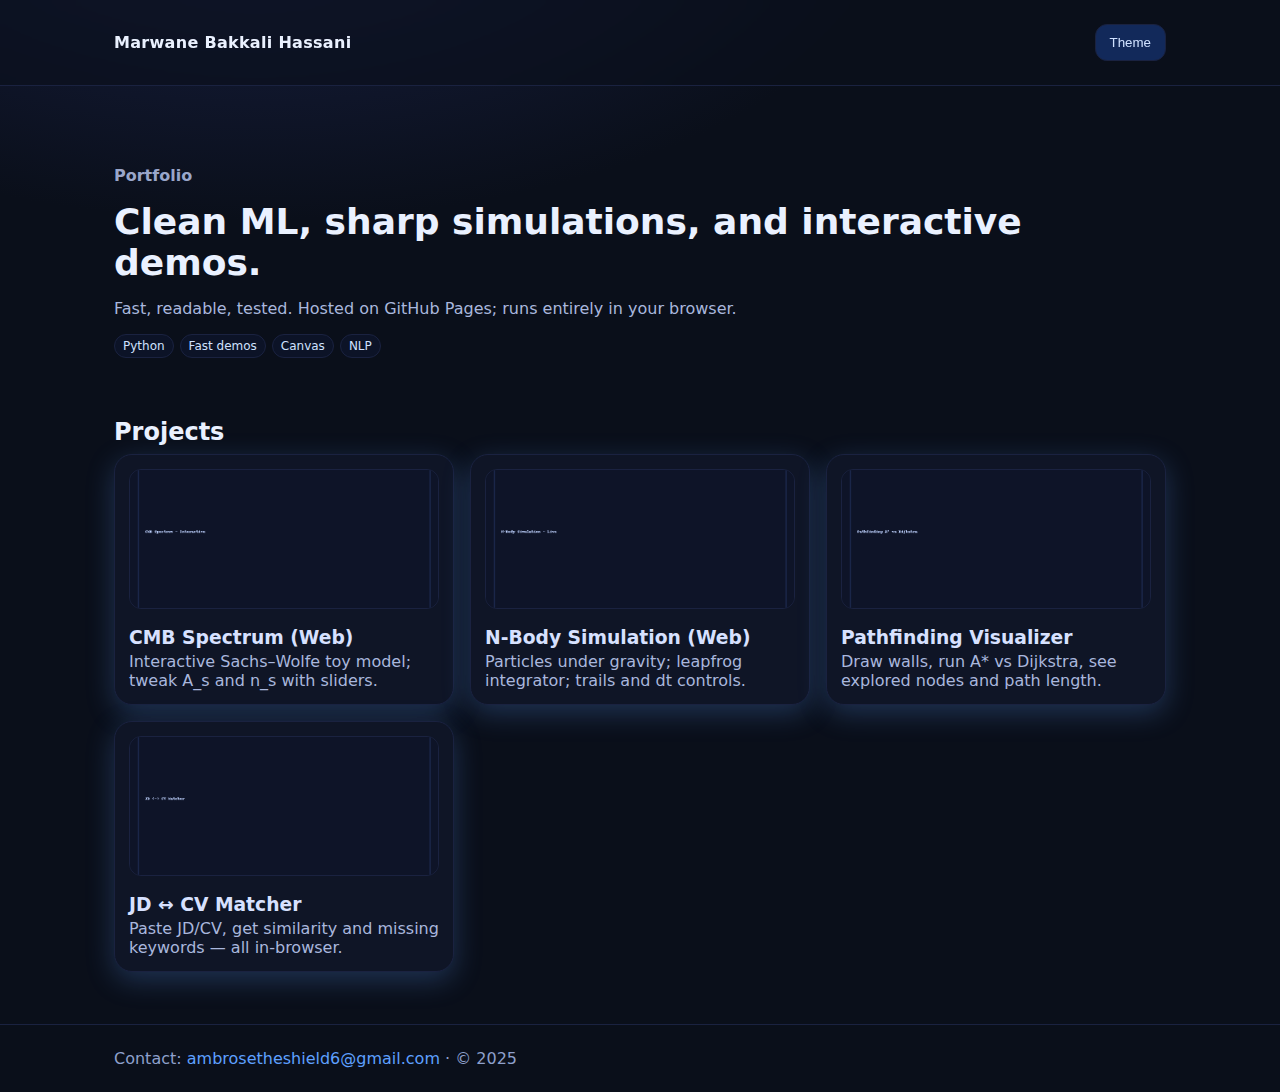
<file: index.html>
<!doctype html>
<html lang="en">
<head>
  <meta charset="utf-8"><meta name="viewport" content="width=device-width, initial-scale=1">
  <title>Marwane Bakkali Hassani — Portfolio</title>
  <meta name="description" content="Clean ML, simulations, and interactive demos.">
  <meta name="theme-color" content="#0a0f1a">
  <link rel="manifest" href="manifest.json">
  <meta property="og:title" content="Marwane — Portfolio">
  <meta property="og:description" content="Clean ML, simulations, and interactive demos.">
  <meta property="og:type" content="website">
  <meta property="og:image" content="assets/images/thumb_nbody.png">
  <meta name="twitter:card" content="summary_large_image">
  <link rel="stylesheet" href="assets/css/style.css">
  <script>try{if(localStorage.getItem('theme')==='light')document.documentElement.classList.add('light')}catch(e){}</script>
</head>
<body>
<a class="skip" href="#main">Skip to content</a>
<header class="nav">
  <div class="container">
    <div class="brand">Marwane Bakkali Hassani</div>
    <div class="nav-actions">
      <button id="theme" class="btn" aria-label="Toggle theme">Theme</button>
    </div>
  </div>
</header>

<section class="hero container" id="main">
  <p class="kicker">Portfolio</p>
  <h1>Clean ML, sharp simulations, and interactive demos.</h1>
  <p>Fast, readable, tested. Hosted on GitHub Pages; runs entirely in your browser.</p>
  <div>
    <span class="badge">Python</span><span class="badge">Fast demos</span><span class="badge">Canvas</span><span class="badge">NLP</span>
  </div>
</section>

<section class="container">
  <h2>Projects</h2>
  <div class="grid">
    <a class="card" href="projects/cmb_web/index.html">
      <img src="assets/images/thumb_cmb.png" alt="CMB Spectrum">
      <h3>CMB Spectrum (Web)</h3>
      <p>Interactive Sachs–Wolfe toy model; tweak A_s and n_s with sliders.</p>
    </a>
    <a class="card" href="projects/nbody_web/index.html">
      <img src="assets/images/thumb_nbody.png" alt="N‑Body">
      <h3>N‑Body Simulation (Web)</h3>
      <p>Particles under gravity; leapfrog integrator; trails and dt controls.</p>
    </a>
    <a class="card" href="projects/pathfinding/index.html">
      <img src="assets/images/thumb_path.png" alt="Pathfinding">
      <h3>Pathfinding Visualizer</h3>
      <p>Draw walls, run A* vs Dijkstra, see explored nodes and path length.</p>
    </a>
    <a class="card" href="projects/jd_cv/index.html">
      <img src="assets/images/thumb_jd.png" alt="JD CV">
      <h3>JD ↔ CV Matcher</h3>
      <p>Paste JD/CV, get similarity and missing keywords — all in-browser.</p>
    </a>
  </div>
</section>

<footer>
  <div class="container">
    Contact: <a href="mailto:ambrosetheshield6@gmail.com">ambrosetheshield6@gmail.com</a> · © 2025
  </div>
</footer>

<script>
document.getElementById('theme').onclick = ()=>{
  const root=document.documentElement;
  root.classList.toggle('light');
  localStorage.setItem('theme', root.classList.contains('light')?'light':'dark');
};
if('serviceWorker' in navigator){ navigator.serviceWorker.register('sw.js').catch(()=>{}); }
</script>
</body>
</html>
</file>
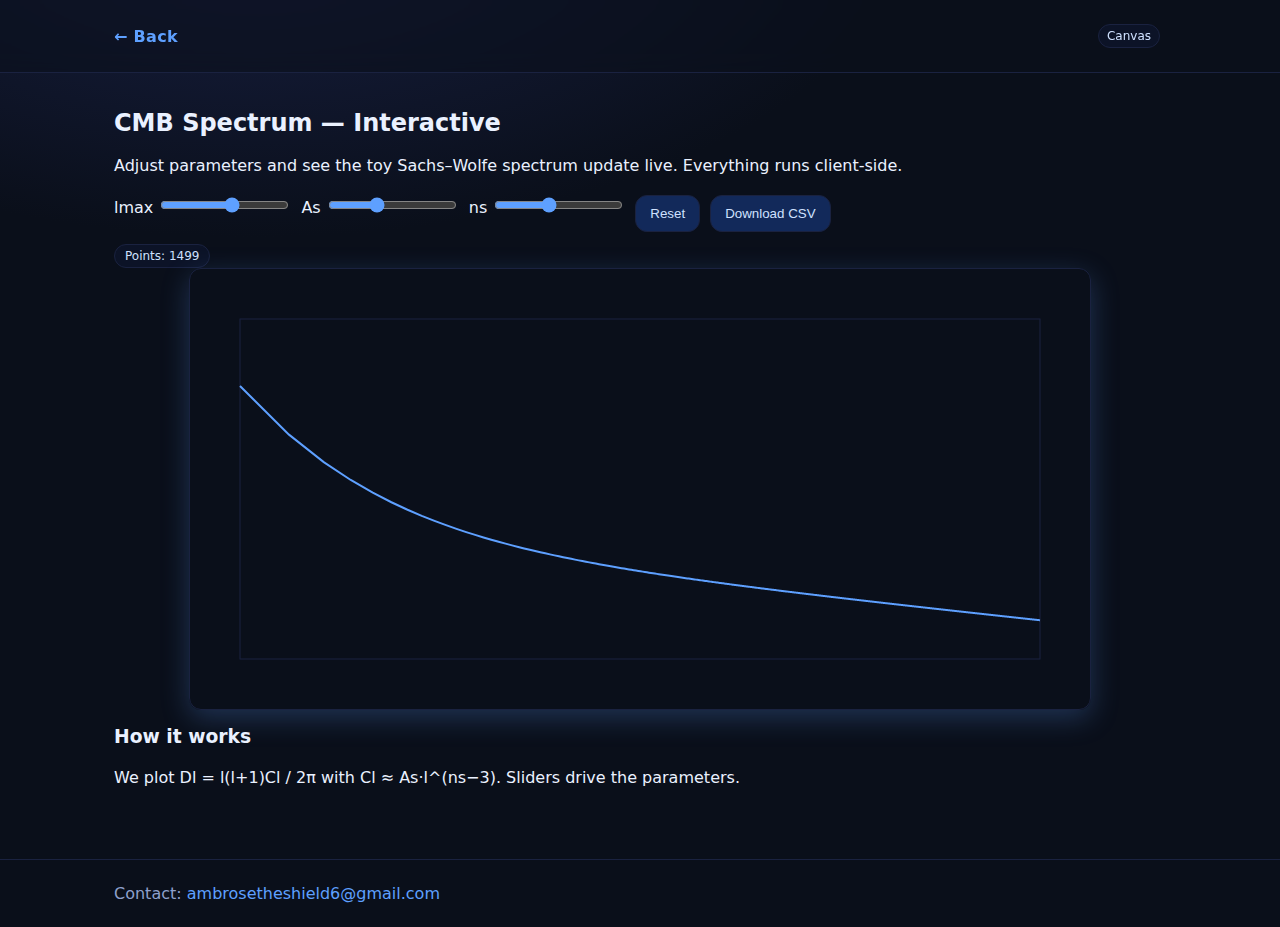
<file: projects/cmb_web/index.html>
<!doctype html><html lang="en"><head>
<meta charset="utf-8"><meta name="viewport" content="width=device-width, initial-scale=1">
<title>CMB Spectrum — Interactive</title>
<link rel="stylesheet" href="../../assets/css/style.css">
</head><body>
<header class="nav"><div class="container"><a class="brand" href="../../index.html">← Back</a><div class="badge">Canvas</div></div></header>
<section class="container prose">
  <h2>CMB Spectrum — Interactive</h2>
  <p>Adjust parameters and see the toy Sachs–Wolfe spectrum update live. Everything runs client‑side.</p>
  <div class="controls">
    <label>lmax <input id="lmax" type="range" min="200" max="2500" value="1500"></label>
    <label>As <input id="As" type="range" min="1.0e-9" max="4.0e-9" step="1.0e-10" value="2.1e-9"></label>
    <label>ns <input id="ns" type="range" min="0.8" max="1.2" step="0.005" value="0.965"></label>
    <button class="btn" id="reset">Reset</button>
    <button class="btn" id="csv">Download CSV</button>
  </div>
  <div class="kpi">Points: <span id="kPoints">0</span></div>
  <div class="center"><canvas id="plot" width="900" height="440" class="img-frame"></canvas></div>
  <h3>How it works</h3>
  <p>We plot Dl = l(l+1)Cl / 2π with Cl ≈ As·l^(ns−3). Sliders drive the parameters.</p>
</section>
<footer><div class="container">Contact: <a href="mailto:ambrosetheshield6@gmail.com">ambrosetheshield6@gmail.com</a></div></footer>
<script>
const cv=document.getElementById('plot'),ctx=cv.getContext('2d');
const lmaxEl=document.getElementById('lmax'), AsEl=document.getElementById('As'), nsEl=document.getElementById('ns');
const kPoints=document.getElementById('kPoints');
document.getElementById('reset').onclick=()=>{lmaxEl.value=1500;AsEl.value=2.1e-9;nsEl.value=0.965;draw()};
function cl(ell,As,ns){return As*Math.pow(Math.max(ell,1), ns-3.0)}
function compute(){
  const lmax=+lmaxEl.value, As=+AsEl.value, ns=+nsEl.value;
  const ell=Array.from({length:lmax-1},(_,i)=>i+2);
  const Dl=ell.map(l=> l*(l+1)*cl(l,As,ns)/(2*Math.PI));
  kPoints.textContent = Dl.length;
  return {ell,Dl,As,ns}
}
function draw(){
  const {ell,Dl}=compute();
  ctx.clearRect(0,0,cv.width,cv.height);
  const pad=50,w=cv.width-2*pad,h=cv.height-2*pad;
  ctx.strokeStyle='#1a2240';ctx.lineWidth=1;ctx.strokeRect(pad,pad,w,h);
  const xmin=ell[0],xmax=ell[ell.length-1];
  const vals=Dl.filter(x=>x>0); const ymin=Math.min(...vals)*0.9, ymax=Math.max(...vals)*1.2;
  const lx=x=>pad+(Math.log10(x)-Math.log10(xmin))/(Math.log10(xmax)-Math.log10(xmin))*w;
  const ly=y=>pad+(1-(Math.log10(y)-Math.log10(ymin))/(Math.log10(ymax)-Math.log10(ymin)))*h;
  ctx.beginPath();ctx.strokeStyle='#5ea0ff';ctx.lineWidth=2;
  for(let i=0;i<ell.length;i++){const x=lx(ell[i]),y=ly(Dl[i]); if(i===0)ctx.moveTo(x,y); else ctx.lineTo(x,y);} ctx.stroke();
}
[lmaxEl,AsEl,nsEl].forEach(el=>el.addEventListener('input',draw)); draw();
document.getElementById('csv').onclick=()=>{
  const {ell,Dl}=compute();
  let csv='ell,Dl\\n'; for(let i=0;i<ell.length;i++) csv+=ell[i]+','+Dl[i]+'\\n';
  const blob=new Blob([csv],{type:'text/csv'}); const url=URL.createObjectURL(blob);
  const a=document.createElement('a'); a.href=url; a.download='cmb_spectrum.csv'; a.click(); URL.revokeObjectURL(url);
};
</script>
</body></html>
</file>
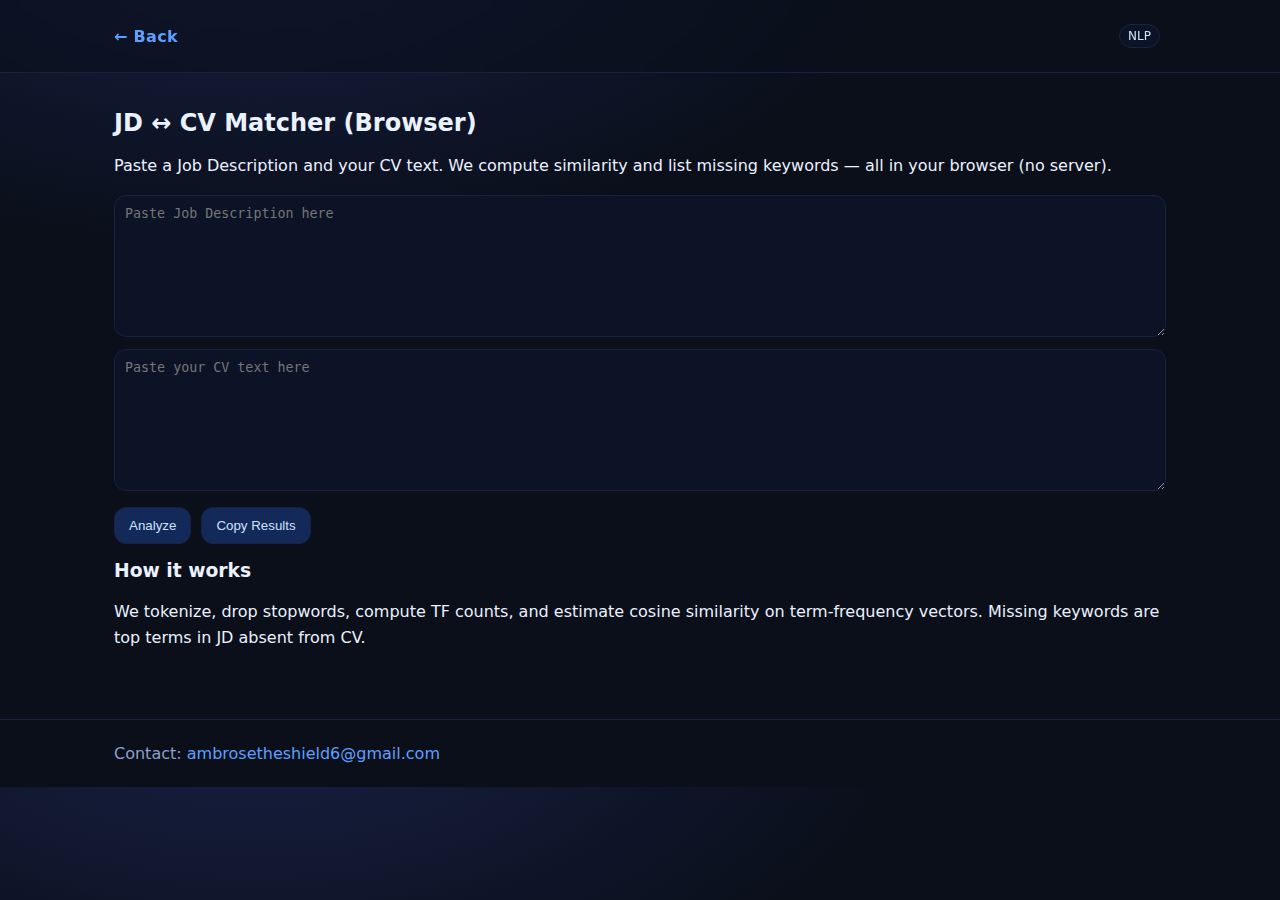
<file: projects/jd_cv/index.html>
<!doctype html><html lang="en"><head>
<meta charset="utf-8"><meta name="viewport" content="width=device-width, initial-scale=1">
<title>JD ↔ CV Matcher (Browser)</title>
<link rel="stylesheet" href="../../assets/css/style.css">
</head><body>
<header class="nav"><div class="container"><a class="brand" href="../../index.html">← Back</a><div class="badge">NLP</div></div></header>
<section class="container prose">
  <h2>JD ↔ CV Matcher (Browser)</h2>
  <p>Paste a Job Description and your CV text. We compute similarity and list missing keywords — all in your browser (no server).</p>
  <textarea id="jd" rows="8" placeholder="Paste Job Description here"></textarea>
  <textarea id="cv" rows="8" placeholder="Paste your CV text here" style="margin-top:8px"></textarea>
  <div class="controls">
    <button class="btn" id="analyze">Analyze</button>
    <button class="btn" id="copy">Copy Results</button>
  </div>
  <div id="out" class="prose"></div>
  <h3>How it works</h3>
  <p>We tokenize, drop stopwords, compute TF counts, and estimate cosine similarity on term-frequency vectors. Missing keywords are top terms in JD absent from CV.</p>
</section>
<footer><div class="container">Contact: <a href="mailto:ambrosetheshield6@gmail.com">ambrosetheshield6@gmail.com</a></div></footer>
<script>
const stop=new Set("a,an,the,and,or,of,to,in,for,with,on,by,at,from,as,be,is,are,was,were,that,this,these,those,it,its,into,about,over,under,up,down,not".split(","));
function norm(t){return t.toLowerCase().replace(/[^a-z0-9\\s\\+\\-\\.]/g,' ').split(/\\s+/).filter(x=>x && !stop.has(x))}
function tf(terms){const m=new Map(); terms.forEach(w=>m.set(w,(m.get(w)||0)+1)); return m}
function cosine(m1,m2){
  const keys=new Set([...m1.keys(),...m2.keys()]);
  let dot=0,a=0,b=0; keys.forEach(k=>{const x=m1.get(k)||0,y=m2.get(k)||0; dot+=x*y; a+=x*x; b+=y*y;});
  return dot/(Math.sqrt(a||1)*Math.sqrt(b||1));
}
function topMissing(mJD,mCV,limit=50){
  const arr=[]; mJD.forEach((v,k)=>{ if(!(mCV.has(k))) arr.push([k,v]); }); arr.sort((a,b)=>b[1]-a[1]); return arr.slice(0,limit).map(x=>x[0]);
}
document.getElementById('analyze').onclick=()=>{
  const jd=norm(document.getElementById('jd').value), cv=norm(document.getElementById('cv').value);
  const tfJD=tf(jd), tfCV=tf(cv); const sim=cosine(tfJD,tfCV);
  const miss=topMissing(tfJD,tfCV,60);
  document.getElementById('out').innerHTML = `<p><strong>Similarity:</strong> ${(sim*100).toFixed(1)}%</p><p><strong>Top missing keywords:</strong> ${miss.join(', ')||'None — great coverage!'}</p>`;
};
document.getElementById('copy').onclick=()=>{
  const out=document.getElementById('out').innerText || '';
  navigator.clipboard.writeText(out).catch(()=>{});
};
</script>
</body></html>
</file>
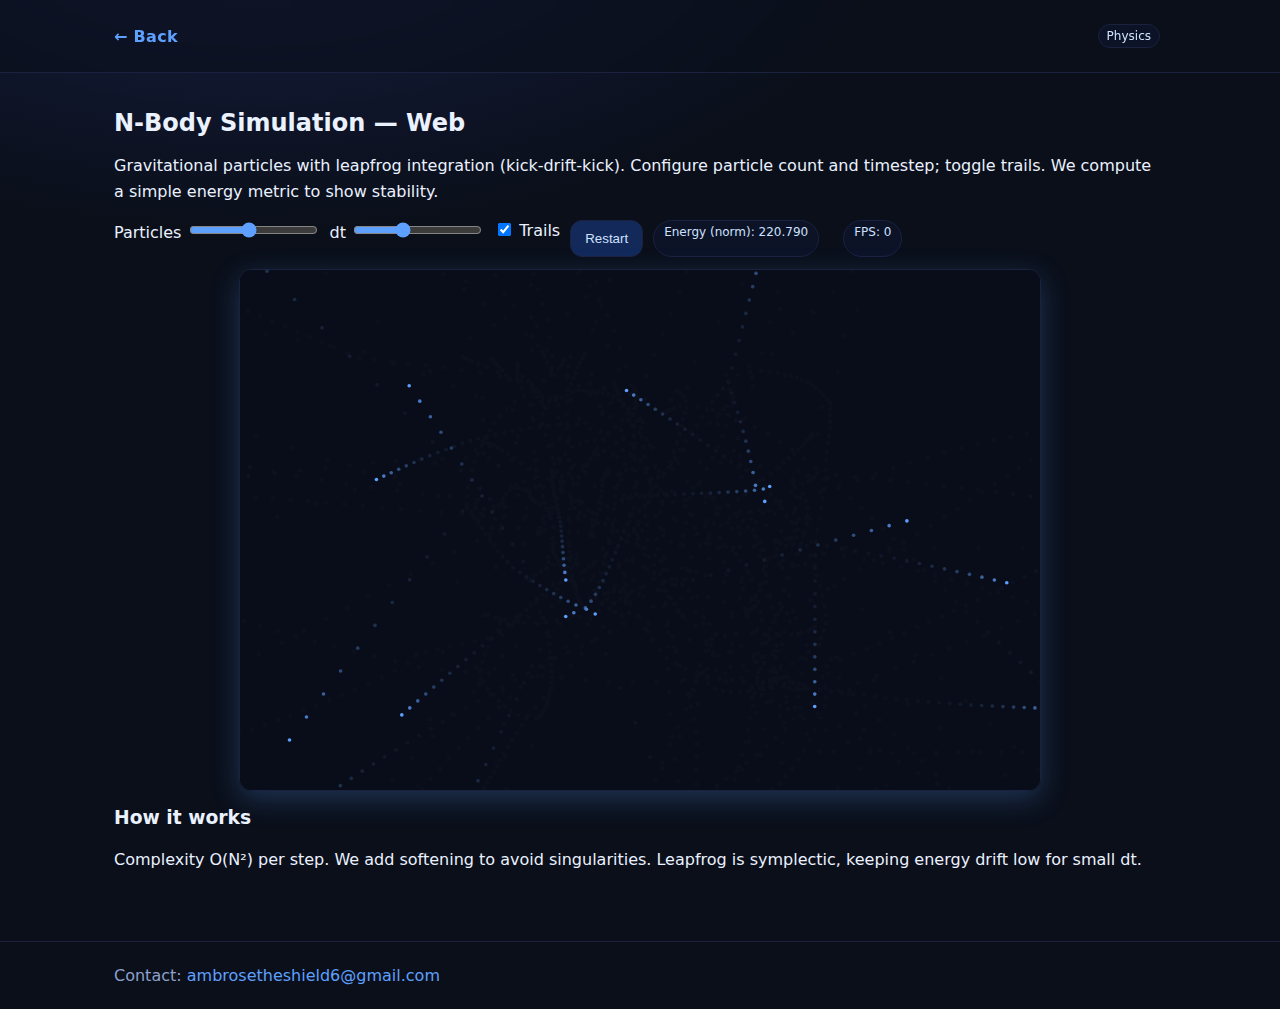
<file: projects/nbody_web/index.html>
<!doctype html><html lang="en"><head>
<meta charset="utf-8"><meta name="viewport" content="width=device-width, initial-scale=1">
<title>N‑Body Simulation — Web</title>
<link rel="stylesheet" href="../../assets/css/style.css">
</head><body>
<header class="nav"><div class="container"><a class="brand" href="../../index.html">← Back</a><div class="badge">Physics</div></div></header>
<section class="container prose">
  <h2>N‑Body Simulation — Web</h2>
  <p>Gravitational particles with leapfrog integration (kick‑drift‑kick). Configure particle count and timestep; toggle trails. We compute a simple energy metric to show stability.</p>
  <div class="controls">
    <label>Particles <input id="n" type="range" min="20" max="150" value="80"></label>
    <label>dt <input id="dt" type="range" min="1" max="20" value="8"></label>
    <label><input type="checkbox" id="trails" checked> Trails</label>
    <button class="btn" id="restart">Restart</button>
    <span class="kpi">Energy (norm): <span id="kE">0</span></span>
    <span class="kpi">FPS: <span id="kFPS">0</span></span>
  </div>
  <div class="center"><canvas id="space" width="800" height="520" class="img-frame"></canvas></div>
  <h3>How it works</h3>
  <p>Complexity O(N²) per step. We add softening to avoid singularities. Leapfrog is symplectic, keeping energy drift low for small dt.</p>
</section>
<footer><div class="container">Contact: <a href="mailto:ambrosetheshield6@gmail.com">ambrosetheshield6@gmail.com</a></div></footer>
<script>
const cv=document.getElementById('space'), ctx=cv.getContext('2d');
let N=80, dt=0.008, trails=true;
let pos=[], vel=[], mass=[];
const SOFT=1e-2, G=1.0; const kE=document.getElementById('kE'), kFPS=document.getElementById('kFPS');
function rnd(a,b){return Math.random()*(b-a)+a}
function init(){
  N=+document.getElementById('n').value;
  dt=(+document.getElementById('dt').value)/1000;
  trails=document.getElementById('trails').checked;
  pos=[]; vel=[]; mass=[];
  for(let i=0;i<N;i++){
    pos.push({x:rnd(-1,1), y:rnd(-1,1)});
    vel.push({x:rnd(-0.2,0.2), y:rnd(-0.2,0.2)});
    mass.push(rnd(0.5,2.0));
  }
}
function energy(){
  let ke=0, pe=0;
  for(let i=0;i<N;i++){
    ke += 0.5*(vel[i].x*vel[i].x + vel[i].y*vel[i].y)*mass[i];
    for(let j=i+1;j<N;j++){
      const dx=pos[j].x-pos[i].x, dy=pos[j].y-pos[i].y;
      const r=Math.hypot(dx,dy)+SOFT;
      pe -= G*mass[i]*mass[j]/r;
    }
  }
  return (ke+pe)/N;
}
function step(){
  const ax=new Array(N).fill(0), ay=new Array(N).fill(0);
  for(let i=0;i<N;i++){
    for(let j=0;j<N;j++){ if(i===j) continue;
      const dx=pos[j].x-pos[i].x, dy=pos[j].y-pos[i].y;
      const r2=dx*dx+dy*dy+SOFT*SOFT; const inv=1.0/(r2*Math.sqrt(r2));
      ax[i]+=G*mass[j]*dx*inv; ay[i]+=G*mass[j]*dy*inv;
    }
  }
  for(let i=0;i<N;i++){
    vel[i].x+=0.5*dt*ax[i]; vel[i].y+=0.5*dt*ay[i];
    pos[i].x+=dt*vel[i].x; pos[i].y+=dt*vel[i].y;
  }
  for(let i=0;i<N;i++){
    ax[i]=0; ay[i]=0;
    for(let j=0;j<N;j++){ if(i===j) continue;
      const dx=pos[j].x-pos[i].x, dy=pos[j].y-pos[i].y;
      const r2=dx*dx+dy*dy+SOFT*SOFT; const inv=1.0/(r2*Math.sqrt(r2));
      ax[i]+=G*mass[j]*dx*inv; ay[i]+=G*mass[j]*dy*inv;
    }
    vel[i].x+=0.5*dt*ax[i]; vel[i].y+=0.5*dt*ay[i];
  }
}
function draw(){
  if(!trails){ ctx.clearRect(0,0,cv.width,cv.height); }
  else { ctx.fillStyle='rgba(10,15,26,0.25)'; ctx.fillRect(0,0,cv.width,cv.height); }
  ctx.save(); ctx.translate(cv.width/2, cv.height/2); ctx.scale(180,180);
  ctx.fillStyle='#5ea0ff';
  for(let i=0;i<N;i++){ ctx.beginPath(); ctx.arc(pos[i].x, pos[i].y, 0.01, 0, 6.283); ctx.fill(); }
  ctx.restore();
}
let lastTime=performance.now(), frames=0;
function loop(){
  frames++; const now=performance.now();
  if(now-lastTime>=1000){ kFPS.textContent=frames; frames=0; lastTime=now; }
  step(); draw(); kE.textContent=energy().toFixed(3); requestAnimationFrame(loop);
}
document.getElementById('restart').onclick=()=>{init(); ctx.clearRect(0,0,cv.width,cv.height)};
document.getElementById('n').oninput=()=>{init()}; document.getElementById('dt').oninput=()=>{init()};
document.getElementById('trails').onchange=()=>{trails=document.getElementById('trails').checked};
init(); loop();
</script>
</body></html>
</file>
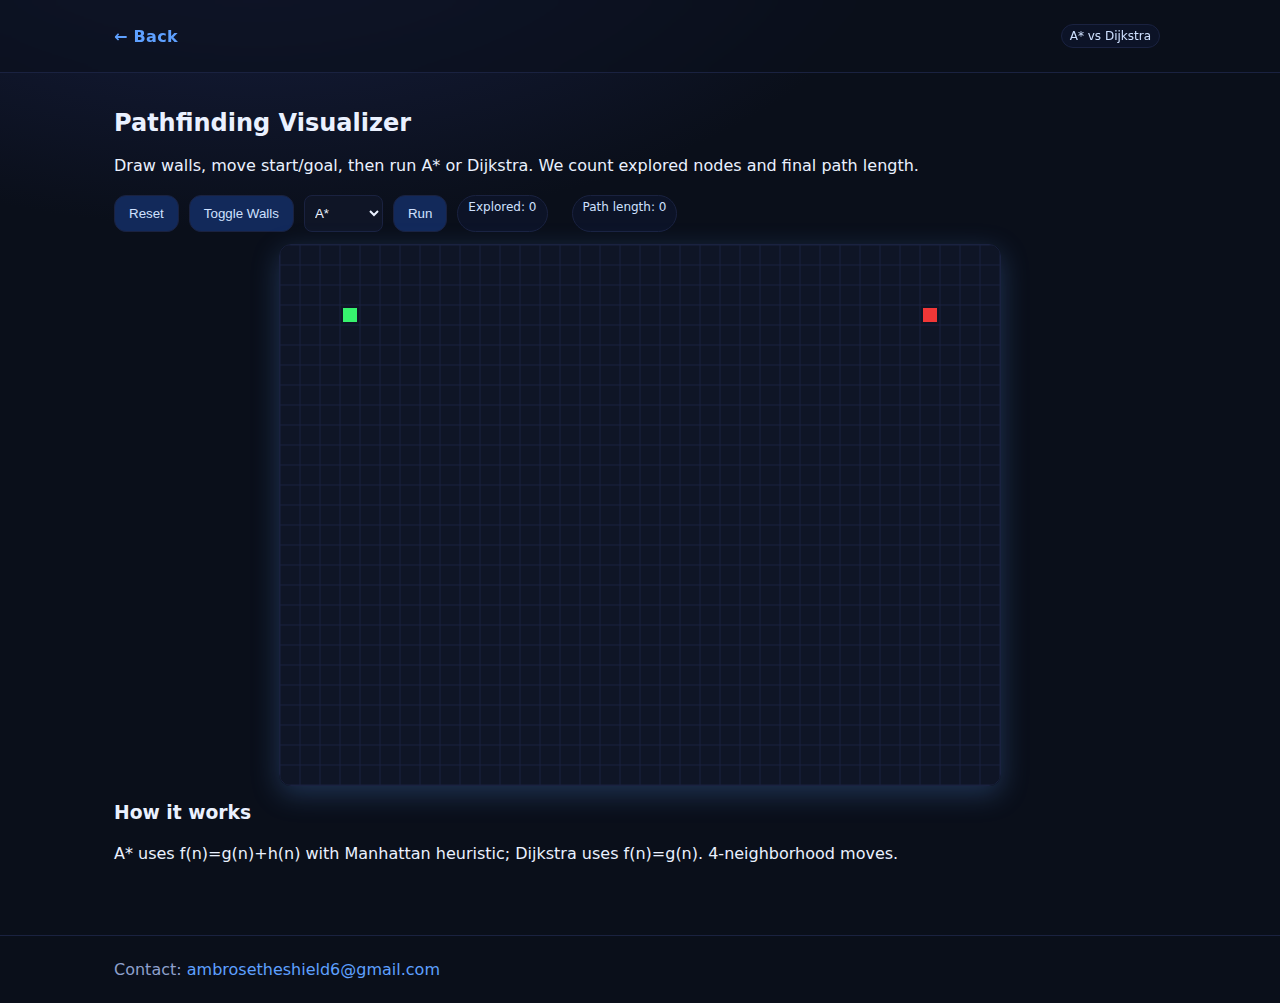
<file: projects/pathfinding/index.html>
<!doctype html><html lang="en"><head>
<meta charset="utf-8"><meta name="viewport" content="width=device-width, initial-scale=1">
<title>Pathfinding Visualizer</title>
<link rel="stylesheet" href="../../assets/css/style.css">
</head><body>
<header class="nav"><div class="container"><a class="brand" href="../../index.html">← Back</a><div class="badge">A* vs Dijkstra</div></div></header>
<section class="container prose">
  <h2>Pathfinding Visualizer</h2>
  <p>Draw walls, move start/goal, then run A* or Dijkstra. We count explored nodes and final path length.</p>
  <div class="controls">
    <button class="btn" id="reset">Reset</button>
    <button class="btn" id="walls">Toggle Walls</button>
    <select id="algo"><option value="astar">A*</option><option value="dijkstra">Dijkstra</option></select>
    <button class="btn" id="run">Run</button>
    <span class="kpi">Explored: <span id="kExplored">0</span></span>
    <span class="kpi">Path length: <span id="kLen">0</span></span>
  </div>
  <div class="center"><canvas id="grid" width="720" height="540" class="img-frame"></canvas></div>
  <h3>How it works</h3>
  <p>A* uses f(n)=g(n)+h(n) with Manhattan heuristic; Dijkstra uses f(n)=g(n). 4-neighborhood moves.</p>
</section>
<footer><div class="container">Contact: <a href="mailto:ambrosetheshield6@gmail.com">ambrosetheshield6@gmail.com</a></div></footer>
<script>
const canvas=document.getElementById('grid'),ctx=canvas.getContext('2d');
const kExplored=document.getElementById('kExplored'), kLen=document.getElementById('kLen');
const W=36,H=27,S=20; let walls=new Set(); let dragging=null; let makingWalls=false;
let start={x:3,y:3}, goal={x:32,y:22};
function key(x,y){return x+','+y}
function draw(){
  ctx.clearRect(0,0,canvas.width,canvas.height);
  ctx.fillStyle='#0f1526'; ctx.fillRect(0,0,canvas.width,canvas.height);
  ctx.strokeStyle='#1a2240';
  for(let x=0;x<=W;x++){ctx.beginPath();ctx.moveTo(x*S,0);ctx.lineTo(x*S,H*S);ctx.stroke()}
  for(let y=0;y<=H;y++){ctx.beginPath();ctx.moveTo(0,y*S);ctx.lineTo(W*S,y*S);ctx.stroke()}
  ctx.fillStyle='#1f335f'; walls.forEach(k=>{const [x,y]=k.split(',').map(Number); ctx.fillRect(x*S+1,y*S+1,S-2,S-2)});
  ctx.fillStyle='#37f26e'; ctx.fillRect(start.x*S+3,start.y*S+3,S-6,S-6);
  ctx.fillStyle='#f23737'; ctx.fillRect(goal.x*S+3,start.y*S+3,S-6,S-6);
}
canvas.addEventListener('mousedown',e=>{
  const r=canvas.getBoundingClientRect(); const x=Math.floor((e.clientX-r.left)/S), y=Math.floor((e.clientY-r.top)/S);
  if(x===start.x&&y===start.y){dragging='start'}
  else if(x===goal.x&&y===goal.y){dragging='goal'}
  else {makingWalls=true; toggleWall(x,y)}
  draw();
});
canvas.addEventListener('mousemove',e=>{
  const r=canvas.getBoundingClientRect(); const x=Math.floor((e.clientX-r.left)/S), y=Math.floor((e.clientY-r.top)/S);
  if(dragging==='start'){start={x,y}; draw()}
  else if(dragging==='goal'){goal={x,y}; draw()}
  else if(makingWalls){toggleWall(x,y); draw()}
});
window.addEventListener('mouseup',()=>{dragging=null; makingWalls=false});
function toggleWall(x,y){ if(x<0||x>=W||y<0||y>=H) return; const k=key(x,y); if(walls.has(k)) walls.delete(k); else walls.add(k) }
function neighbors(n){const dirs=[[1,0],[-1,0],[0,1],[0,-1]]; const res=[]; for(const [dx,dy] of dirs){const x=n.x+dx,y=n.y+dy; if(x>=0&&x<W&&y>=0&&y<H&&!walls.has(key(x,y))) res.push({x,y})} return res}
function heur(a,b){return Math.abs(a.x-b.x)+Math.abs(a.y-b.y)}
function run(algo){
  const open=[start]; const g=new Map([[key(start.x,start.y),0]]); const came=new Map(); const f=new Map([[key(start.x,start.y),heur(start,goal)]]);
  const seen=new Set([key(start.x,start.y)]); let explored=0;
  while(open.length){
    open.sort((u,v)=>(f.get(key(u.x,u.y))??1e9)-(f.get(key(v.x,v.y))??1e9));
    const cur=open.shift(); explored++; if(cur.x===goal.x&&cur.y===goal.y){{kExplored.textContent=explored; return reconstruct(came,cur);}}
    for(const nb of neighbors(cur)){
      const k=key(nb.x,nb.y), kc=key(cur.x,cur.y);
      const tent=g.get(kc)+1;
      if(!g.has(k)||tent<g.get(k)){
        came.set(k,kc); g.set(k,tent);
        let pr=tent+(algo==='astar'?heur(nb,goal):0);
        f.set(k,pr); if(!seen.has(k)){open.push(nb); seen.add(k)}
      }
    }
  } kExplored.textContent=explored; return [];
}
function reconstruct(came,cur){
  const path=[cur]; let k=key(cur.x,cur.y);
  while(came.has(k)){k=came.get(k); const [x,y]=k.split(',').map(Number); path.push({x,y})}
  kLen.textContent=path.length; return path.reverse();
}
function animate(path){
  draw(); ctx.fillStyle='#5ea0ff';
  let i=0; const id=setInterval(()=>{ if(i>=path.length){clearInterval(id); return} const p=path[i++]; ctx.fillRect(p.x*S+4,p.y*S+4,S-8,S-8); },16);
}
document.getElementById('reset').onclick=()=>{walls.clear(); start={x:3,y:3}; goal={x:32,y:22}; kExplored.textContent='0'; kLen.textContent='0'; draw()}
document.getElementById('walls').onclick=()=>{makingWalls=!makingWalls}
document.getElementById('run').onclick=()=>{const algo=document.getElementById('algo').value; const path=run(algo); animate(path)}
draw();
</script>
</body></html>
</file>
<file: assets/css/style.css>
:root{
  --bg:#0a0f1a; --panel:#0f1526; --ink:#eaf1ff; --muted:#a9b7dd;
  --accent:#5ea0ff; --border:#1a2240; --glow:0 8px 28px rgba(94,160,255,.25);
  --card:#0f1526; --card-ink:#d7e1ff;
}
:root.light{
  --bg:#ffffff; --panel:#f7f9ff; --ink:#0b1020; --muted:#3a4b7a;
  --accent:#2e5cff; --border:#d6def8; --card:#ffffff; --card-ink:#1d2847;
}
*{box-sizing:border-box}
html,body{margin:0;padding:0;background:
radial-gradient(1200px 600px at 20% -10%, #182044 0%, var(--bg) 55%);
color:var(--ink);font-family:Inter,system-ui,-apple-system,Segoe UI,Roboto,Arial,sans-serif}
a{color:var(--accent);text-decoration:none}
a:hover{text-decoration:underline}
.container{max-width:1100px;margin:0 auto;padding:24px}
.skip{position:absolute;left:-10000px;top:auto;width:1px;height:1px;overflow:hidden}
.skip:focus{position:static;width:auto;height:auto;padding:8px;border-radius:8px;background:var(--panel);border:1px solid var(--border)}
header.nav{position:sticky;top:0;z-index:10;background:rgba(10,15,26,.6);
backdrop-filter:blur(8px);border-bottom:1px solid var(--border)}
header.nav .container{display:flex;align-items:center;justify-content:space-between}
.brand{font-weight:800;letter-spacing:.3px}
.nav-actions{display:flex;gap:8px;align-items:center}
.btn{display:inline-block;padding:10px 14px;border-radius:12px;background:#12295a;border:1px solid var(--border);color:#cfe1ff}
.btn:hover{background:#17306b}
.hero{padding:64px 24px 24px}
.hero h1{margin:0 0 8px;font-size:36px}
.hero p{color:var(--muted);max-width:820px}
.grid{display:grid;grid-template-columns:repeat(auto-fit,minmax(260px,1fr));gap:16px}
.card{display:block;background:var(--card);border:1px solid var(--border);border-radius:18px;padding:14px;box-shadow:var(--glow);
transition:transform .15s ease, box-shadow .15s ease, border-color .15s ease}
.card:hover{transform:translateY(-4px);box-shadow:0 18px 40px rgba(0,0,0,.30)}
.card img{width:100%;height:140px;object-fit:cover;border-radius:12px;border:1px solid var(--border);background:#0a0f1a;margin-bottom:8px}
.card h3{margin:6px 0 4px;color:var(--card-ink)}
.card p{margin:0;color:var(--muted)}
section h2{margin:12px 0 8px}
footer{border-top:1px solid var(--border);margin-top:28px}
footer .container{color:#8ea0cc}
.badge{font-size:12px;padding:4px 8px;border:1px solid var(--border);border-radius:999px;color:#cfe1ff;background:#0c1327;display:inline-block;margin-right:6px}
.kicker{font-weight:600;color:#cfe1ff;opacity:.9}
.note{color:var(--muted);font-size:14px}
.prose p{line-height:1.6}
.prose h3{margin-top:16px}
.img-frame{border:1px solid var(--border);border-radius:12px;overflow:hidden;box-shadow:var(--glow)}
.center{display:flex;justify-content:center}
.controls{display:flex;flex-wrap:wrap;gap:10px;margin:12px 0}
input[type="range"]{accent-color:var(--accent)}
select{background:var(--panel);color:var(--ink);border:1px solid var(--border);border-radius:8px;padding:6px}
textarea{width:100%;border-radius:12px;border:1px solid var(--border);background:#0c1327;color:#cfe1ff;padding:10px}
:root.light textarea{background:#eef3ff;color:#0b1020}
.kpi{display:inline-block;margin-right:14px;padding:4px 10px;border-radius:999px;background:#0c1327;border:1px solid var(--border);color:#cfe1ff;font-size:12px}
:root.light .kpi{background:#eef3ff;color:#0b1020}
@media (max-width:640px){.brand{font-size:16px}.hero h1{font-size:28px}}
</file>
